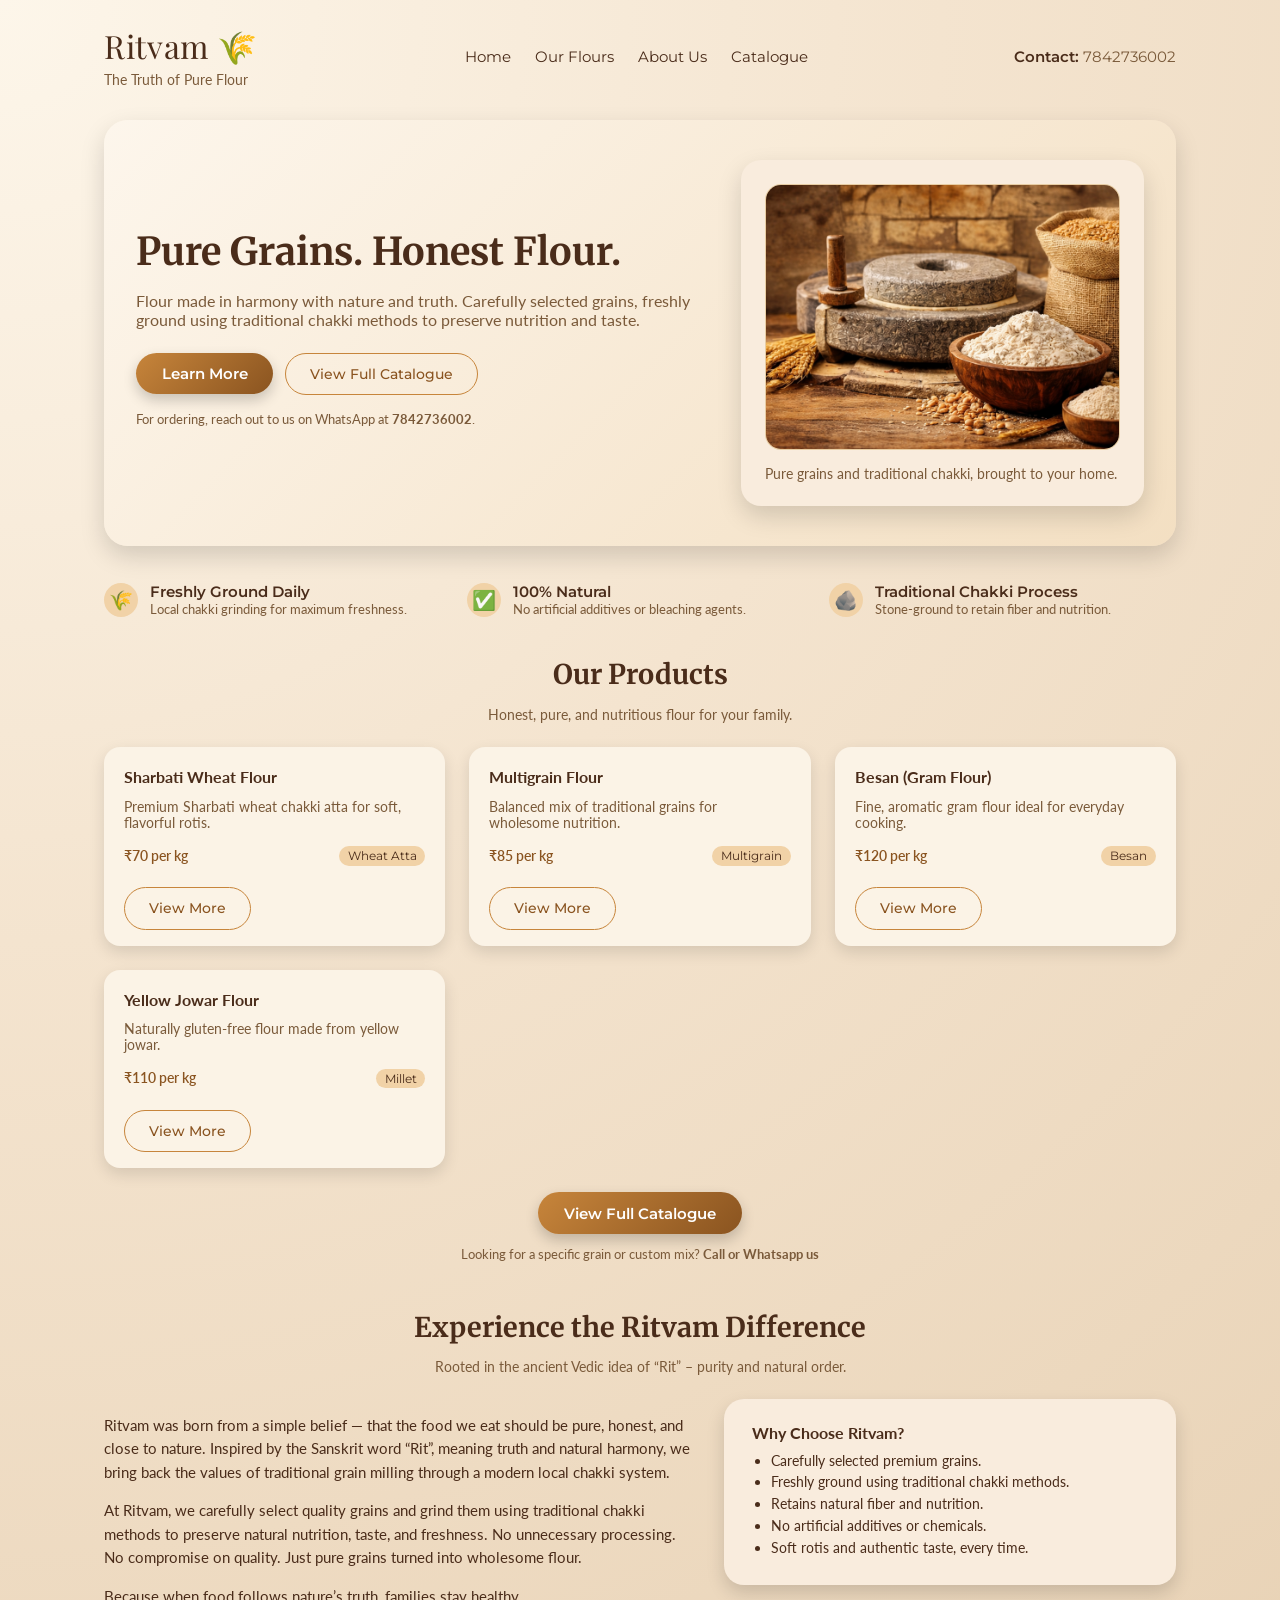
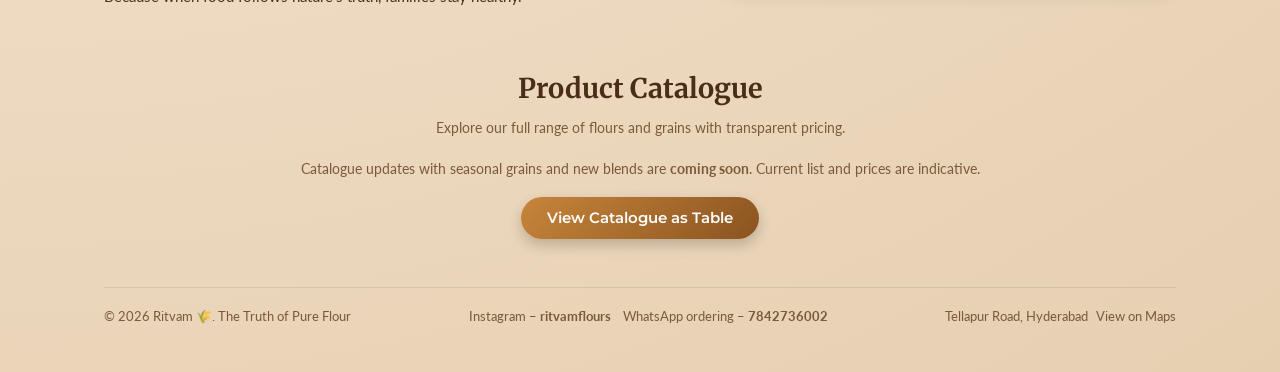
<file: index.html>
<!doctype html>
<html lang="en">
  <head>
    <meta charset="UTF-8" />
    <link rel="icon" type="image/svg+xml" href="./vite.svg" />
    <meta name="viewport" content="width=device-width, initial-scale=1.0" />
    <link rel="preconnect" href="https://fonts.googleapis.com" />
    <link rel="preconnect" href="https://fonts.gstatic.com" crossorigin />
    <link
      href="https://fonts.googleapis.com/css2?family=Playfair+Display:wght@500;700&family=Merriweather:wght@400;700&family=Lato:wght@300;400;700&family=Montserrat:wght@500;600&display=swap"
      rel="stylesheet"
    />
    <title>Ritvam – Pure Grains. Honest Flour.</title>
    <meta
      name="description"
      content="Ritvam brings pure, honest, traditionally stone-ground chakki flour made from carefully selected grains, preserving natural nutrition and taste."
    />
    <script type="module" crossorigin src="./assets/index-D8cEJMaC.js"></script>
    <link rel="stylesheet" crossorigin href="./assets/index-CeFpjI9e.css">
  </head>
  <body>
    <div id="root"></div>
  </body>
</html>
</file>
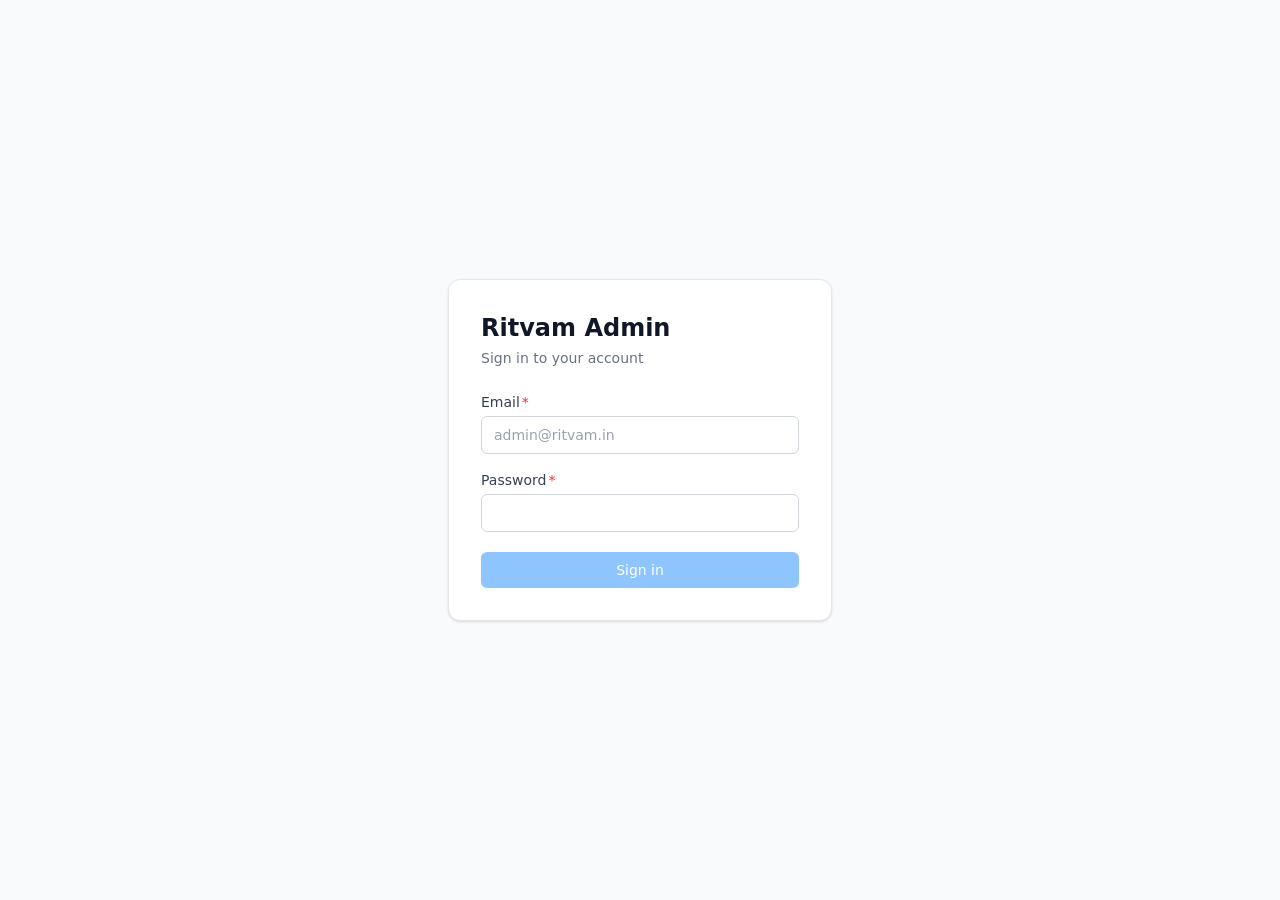
<file: admin-dashboard/index.html>
<!doctype html>
<html lang="en">
  <head>
    <meta charset="UTF-8" />
    <link rel="icon" type="image/svg+xml" href="icons.svg" />
    <meta name="viewport" content="width=device-width, initial-scale=1.0" />
    <title>Ritvam Admin</title>
    <script>
      (function () {
        var redirect = sessionStorage.getItem('adminRedirect');
        if (redirect) {
          sessionStorage.removeItem('adminRedirect');
          if (redirect !== location.href) {
            history.replaceState(null, '', redirect);
          }
        }
      })();
    </script>
    <script type="module" crossorigin src="/admin-dashboard/assets/index-BdEJa9Tj.js"></script>
    <link rel="stylesheet" crossorigin href="/admin-dashboard/assets/index-BsLX0lHU.css">
  </head>
  <body>
    <div id="root"></div>
  </body>
</html>
</file>
<file: assets/index-CeFpjI9e.css>
:root{--color-bg: #f4e4cf;--color-bg-light: #fbf3e6;--color-primary: #c7853b;--color-primary-dark: #8a5420;--color-text-main: #4a2c1a;--color-text-muted: #7a5a3a;--color-accent: #d7a15b;--shadow-soft: 0 10px 25px rgba(0, 0, 0, .15);--max-width: 1120px}*,*:before,*:after{box-sizing:border-box}body{margin:0;font-family:Lato,Open Sans,system-ui,-apple-system,BlinkMacSystemFont,Segoe UI,sans-serif;background-color:var(--color-bg);color:var(--color-text-main)}img{max-width:100%;display:block}a{color:inherit;text-decoration:none}button{font-family:inherit}.page{min-height:100vh;background:radial-gradient(circle at top left,#fdf6ea 0,#f4e4cf 40%,#e6cfb1)}.page-inner{max-width:var(--max-width);margin:0 auto;padding:1.5rem 1.5rem 3rem}.header{display:flex;align-items:center;justify-content:space-between;gap:1.5rem;margin-bottom:2rem}.brand{display:flex;flex-direction:column;gap:.25rem}.brand-title{font-family:Playfair Display,serif;font-size:2rem;letter-spacing:.02em}.brand-tagline{font-size:.9rem;color:var(--color-text-muted)}.nav{display:flex;align-items:center;gap:1.5rem;font-size:.95rem}.nav-link{cursor:pointer;position:relative}.nav-link:after{content:"";position:absolute;left:0;bottom:-.25rem;width:0;height:2px;background-color:var(--color-primary);transition:width .2s ease}.nav-link:hover:after{width:100%}.header-contact{font-weight:600;font-size:.95rem}.header-contact span{font-weight:400;color:var(--color-text-muted)}.hero{display:grid;grid-template-columns:minmax(0,1.4fr) minmax(0,1fr);gap:2.5rem;align-items:center;padding:2.5rem 2rem;background:linear-gradient(135deg,#fdf6ec,#f3dfc2);border-radius:1.5rem;box-shadow:var(--shadow-soft)}.hero-heading{font-family:Merriweather,Times New Roman,serif;font-size:2.4rem;margin:0 0 .75rem}.hero-subtitle{font-size:1rem;color:var(--color-text-muted);margin-bottom:1.5rem}.hero-cta-row{display:flex;flex-wrap:wrap;gap:.75rem;align-items:center;margin-bottom:1rem}.btn-primary{border:none;border-radius:999px;padding:.7rem 1.6rem;background:linear-gradient(135deg,var(--color-primary),var(--color-primary-dark));color:#fff;font-weight:600;font-size:.95rem;cursor:pointer;box-shadow:0 6px 14px #0003;transition:transform .1s ease,box-shadow .1s ease,background .2s ease}.btn-primary:hover{transform:translateY(-1px);box-shadow:0 10px 20px #00000038}.btn-secondary{border-radius:999px;padding:.7rem 1.5rem;border:1px solid var(--color-primary);background-color:transparent;color:var(--color-primary-dark);font-weight:500;cursor:pointer;font-size:.9rem;transition:background .15s ease,color .15s ease}.btn-secondary:hover{background-color:#c7853b1a}.hero-note{font-size:.82rem;color:var(--color-text-muted)}.hero-image-card{background-color:#f9ecdd;border-radius:1.25rem;padding:1.5rem;box-shadow:var(--shadow-soft);display:flex;flex-direction:column;gap:1rem}.hero-image-placeholder{border-radius:1rem;overflow:hidden;min-height:200px;aspect-ratio:4 / 3;background-color:#f5deb5;border:1px solid rgba(139,84,32,.12)}.hero-image-placeholder img{width:100%;height:100%;object-fit:cover;display:block;vertical-align:middle}.hero-image-caption{font-size:.85rem;color:var(--color-text-muted)}.feature-strip{display:flex;flex-wrap:wrap;justify-content:space-between;gap:1rem;margin:2.25rem 0 2.5rem}.feature-item{flex:1;min-width:160px;display:flex;align-items:center;gap:.75rem}.feature-icon{width:34px;height:34px;border-radius:50%;background-color:#f1d2a7;display:flex;align-items:center;justify-content:center;font-size:1.2rem}.feature-text-title{font-weight:600;font-size:.95rem}.feature-text-sub{font-size:.8rem;color:var(--color-text-muted)}.section{margin-bottom:3rem}.section-header{text-align:center;margin-bottom:1.5rem}.section-title{font-family:Merriweather,Times New Roman,serif;font-size:1.7rem;margin-bottom:.4rem}.section-subtitle{font-size:.9rem;color:var(--color-text-muted)}.products-grid{display:grid;grid-template-columns:repeat(3,minmax(0,1fr));gap:1.5rem}.product-card{background-color:var(--color-bg-light);border-radius:1rem;padding:1.25rem 1.25rem 1rem;box-shadow:0 6px 16px #0000001f;display:flex;flex-direction:column;gap:.6rem}.product-name{font-weight:700;margin-bottom:.2rem}.product-desc{font-size:.85rem;color:var(--color-text-muted)}.product-meta{display:flex;justify-content:space-between;align-items:center;font-size:.85rem;margin-top:.35rem}.product-price{font-weight:600;color:var(--color-primary-dark)}.product-tag{padding:.15rem .55rem;border-radius:999px;background-color:#f1d2a7;font-size:.75rem}.product-actions{margin-top:.75rem;display:flex;justify-content:space-between;align-items:center;gap:.5rem}.product-note{font-size:.75rem;color:var(--color-text-muted)}.story-layout{display:grid;grid-template-columns:minmax(0,1.3fr) minmax(0,1fr);gap:2rem;align-items:flex-start}.story-text{font-size:.92rem;line-height:1.6;color:var(--color-text-main)}.story-highlight{background-color:#f9ecdd;border-radius:1.25rem;padding:1.5rem 1.75rem;box-shadow:0 8px 18px #00000026}.story-highlight-title{font-weight:700;margin-bottom:.6rem}.story-list{padding-left:1.2rem;margin:.25rem 0 0;font-size:.9rem}.story-list li{margin-bottom:.3rem}.catalogue-intro{text-align:center;margin-bottom:1.25rem;font-size:.9rem;color:var(--color-text-muted)}.catalogue-actions{display:flex;justify-content:center;gap:1rem}.catalogue-note{font-size:.8rem;color:var(--color-text-muted);text-align:center;margin-top:.75rem}.modal-backdrop{position:fixed;inset:0;background-color:#00000080;display:flex;align-items:center;justify-content:center;padding:1.5rem;z-index:50}.modal{background-color:#fffaf1;max-width:720px;width:100%;max-height:80vh;border-radius:1.25rem;box-shadow:var(--shadow-soft);display:flex;flex-direction:column}.modal-header{padding:1.1rem 1.4rem;border-bottom:1px solid rgba(0,0,0,.06);display:flex;align-items:center;justify-content:space-between;gap:1rem}.modal-title{font-weight:700}.nav,.nav-link,.header-contact,.btn-primary,.btn-secondary,.feature-text-title,.product-tag,.badge-coming-soon,.badge-available,.catalogue-table th,.catalogue-table td{font-family:Montserrat,system-ui,-apple-system,BlinkMacSystemFont,Segoe UI,sans-serif}.modal-close{border:none;background:transparent;font-size:1.1rem;cursor:pointer}.modal-body{padding:.5rem 1.4rem 1.25rem;overflow:auto}.catalogue-table{width:100%;border-collapse:collapse;font-size:.85rem}.catalogue-table th,.catalogue-table td{padding:.55rem .4rem;text-align:left}.catalogue-table thead{position:sticky;top:0;background-color:#f3dfc2}.catalogue-table tbody tr:nth-child(2n){background-color:#f9ecdd}.badge-coming-soon{padding:.15rem .55rem;border-radius:999px;background-color:#f7d1c1;color:#8a3a1a;font-size:.75rem}.badge-available{padding:.15rem .55rem;border-radius:999px;background-color:#d1f2c7;color:#2f6b25;font-size:.75rem}.footer{border-top:1px solid rgba(0,0,0,.08);padding-top:1.25rem;font-size:.8rem;color:var(--color-text-muted);display:flex;flex-wrap:wrap;gap:.75rem;justify-content:space-between}.footer-links{display:flex;gap:.75rem}@media(max-width:900px){.hero,.story-layout{grid-template-columns:minmax(0,1fr)}.page-inner{padding-inline:1.25rem}.products-grid{grid-template-columns:repeat(2,minmax(0,1fr))}}@media(max-width:640px){.header{flex-direction:column;align-items:flex-start}.nav{flex-wrap:wrap;justify-content:flex-start}.hero{padding:1.75rem 1.4rem}.hero-heading{font-size:2rem}.feature-strip{flex-direction:column}.products-grid{grid-template-columns:minmax(0,1fr)}}
</file>
<file: admin-dashboard/assets/index-BsLX0lHU.css>
/*! tailwindcss v4.3.0 | MIT License | https://tailwindcss.com */
@layer properties{@supports (((-webkit-hyphens:none)) and (not (margin-trim:inline))) or ((-moz-orient:inline) and (not (color:rgb(from red r g b)))){*,:before,:after,::backdrop{--tw-rotate-x:initial;--tw-rotate-y:initial;--tw-rotate-z:initial;--tw-skew-x:initial;--tw-skew-y:initial;--tw-space-y-reverse:0;--tw-divide-y-reverse:0;--tw-border-style:solid;--tw-leading:initial;--tw-font-weight:initial;--tw-tracking:initial;--tw-shadow:0 0 #0000;--tw-shadow-color:initial;--tw-shadow-alpha:100%;--tw-inset-shadow:0 0 #0000;--tw-inset-shadow-color:initial;--tw-inset-shadow-alpha:100%;--tw-ring-color:initial;--tw-ring-shadow:0 0 #0000;--tw-inset-ring-color:initial;--tw-inset-ring-shadow:0 0 #0000;--tw-ring-inset:initial;--tw-ring-offset-width:0px;--tw-ring-offset-color:#fff;--tw-ring-offset-shadow:0 0 #0000;--tw-outline-style:solid;--tw-blur:initial;--tw-brightness:initial;--tw-contrast:initial;--tw-grayscale:initial;--tw-hue-rotate:initial;--tw-invert:initial;--tw-opacity:initial;--tw-saturate:initial;--tw-sepia:initial;--tw-drop-shadow:initial;--tw-drop-shadow-color:initial;--tw-drop-shadow-alpha:100%;--tw-drop-shadow-size:initial;--tw-backdrop-blur:initial;--tw-backdrop-brightness:initial;--tw-backdrop-contrast:initial;--tw-backdrop-grayscale:initial;--tw-backdrop-hue-rotate:initial;--tw-backdrop-invert:initial;--tw-backdrop-opacity:initial;--tw-backdrop-saturate:initial;--tw-backdrop-sepia:initial;--tw-scale-x:1;--tw-scale-y:1;--tw-scale-z:1}}}@layer theme{:root,:host{--font-sans:ui-sans-serif, system-ui, sans-serif, "Apple Color Emoji", "Segoe UI Emoji", "Segoe UI Symbol", "Noto Color Emoji";--font-mono:ui-monospace, SFMono-Regular, Menlo, Monaco, Consolas, "Liberation Mono", "Courier New", monospace;--color-red-50:oklch(97.1% .013 17.38);--color-red-100:oklch(93.6% .032 17.717);--color-red-200:oklch(88.5% .062 18.334);--color-red-400:oklch(70.4% .191 22.216);--color-red-500:oklch(63.7% .237 25.331);--color-red-600:oklch(57.7% .245 27.325);--color-red-700:oklch(50.5% .213 27.518);--color-orange-50:oklch(98% .016 73.684);--color-orange-600:oklch(64.6% .222 41.116);--color-amber-100:oklch(96.2% .059 95.617);--color-amber-600:oklch(66.6% .179 58.318);--color-amber-800:oklch(47.3% .137 46.201);--color-yellow-50:oklch(98.7% .026 102.212);--color-yellow-100:oklch(97.3% .071 103.193);--color-yellow-600:oklch(68.1% .162 75.834);--color-yellow-700:oklch(55.4% .135 66.442);--color-green-50:oklch(98.2% .018 155.826);--color-green-100:oklch(96.2% .044 156.743);--color-green-600:oklch(62.7% .194 149.214);--color-green-700:oklch(52.7% .154 150.069);--color-blue-50:oklch(97% .014 254.604);--color-blue-100:oklch(93.2% .032 255.585);--color-blue-200:oklch(88.2% .059 254.128);--color-blue-300:oklch(80.9% .105 251.813);--color-blue-400:oklch(70.7% .165 254.624);--color-blue-500:oklch(62.3% .214 259.815);--color-blue-600:oklch(54.6% .245 262.881);--color-blue-700:oklch(48.8% .243 264.376);--color-indigo-50:oklch(96.2% .018 272.314);--color-indigo-600:oklch(51.1% .262 276.966);--color-gray-50:oklch(98.5% .002 247.839);--color-gray-100:oklch(96.7% .003 264.542);--color-gray-200:oklch(92.8% .006 264.531);--color-gray-300:oklch(87.2% .01 258.338);--color-gray-400:oklch(70.7% .022 261.325);--color-gray-500:oklch(55.1% .027 264.364);--color-gray-600:oklch(44.6% .03 256.802);--color-gray-700:oklch(37.3% .034 259.733);--color-gray-800:oklch(27.8% .033 256.848);--color-gray-900:oklch(21% .034 264.665);--color-black:#000;--color-white:#fff;--spacing:.25rem;--container-sm:24rem;--container-md:28rem;--container-lg:32rem;--container-2xl:42rem;--container-7xl:80rem;--text-xs:.75rem;--text-xs--line-height:calc(1 / .75);--text-sm:.875rem;--text-sm--line-height:calc(1.25 / .875);--text-base:1rem;--text-base--line-height:calc(1.5 / 1);--text-lg:1.125rem;--text-lg--line-height:calc(1.75 / 1.125);--text-xl:1.25rem;--text-xl--line-height:calc(1.75 / 1.25);--text-2xl:1.5rem;--text-2xl--line-height:calc(2 / 1.5);--font-weight-normal:400;--font-weight-medium:500;--font-weight-semibold:600;--font-weight-bold:700;--tracking-wide:.025em;--tracking-wider:.05em;--leading-relaxed:1.625;--radius-md:.375rem;--radius-lg:.5rem;--radius-xl:.75rem;--radius-2xl:1rem;--animate-spin:spin 1s linear infinite;--animate-pulse:pulse 2s cubic-bezier(.4, 0, .6, 1) infinite;--blur-sm:8px;--default-transition-duration:.15s;--default-transition-timing-function:cubic-bezier(.4, 0, .2, 1);--default-font-family:var(--font-sans);--default-mono-font-family:var(--font-mono)}}@layer base{*,:after,:before,::backdrop{box-sizing:border-box;border:0 solid;margin:0;padding:0}::file-selector-button{box-sizing:border-box;border:0 solid;margin:0;padding:0}html,:host{-webkit-text-size-adjust:100%;tab-size:4;line-height:1.5;font-family:var(--default-font-family,ui-sans-serif, system-ui, sans-serif, "Apple Color Emoji", "Segoe UI Emoji", "Segoe UI Symbol", "Noto Color Emoji");font-feature-settings:var(--default-font-feature-settings,normal);font-variation-settings:var(--default-font-variation-settings,normal);-webkit-tap-highlight-color:transparent}hr{height:0;color:inherit;border-top-width:1px}abbr:where([title]){-webkit-text-decoration:underline dotted;text-decoration:underline dotted}h1,h2,h3,h4,h5,h6{font-size:inherit;font-weight:inherit}a{color:inherit;-webkit-text-decoration:inherit;-webkit-text-decoration:inherit;-webkit-text-decoration:inherit;-webkit-text-decoration:inherit;text-decoration:inherit}b,strong{font-weight:bolder}code,kbd,samp,pre{font-family:var(--default-mono-font-family,ui-monospace, SFMono-Regular, Menlo, Monaco, Consolas, "Liberation Mono", "Courier New", monospace);font-feature-settings:var(--default-mono-font-feature-settings,normal);font-variation-settings:var(--default-mono-font-variation-settings,normal);font-size:1em}small{font-size:80%}sub,sup{vertical-align:baseline;font-size:75%;line-height:0;position:relative}sub{bottom:-.25em}sup{top:-.5em}table{text-indent:0;border-color:inherit;border-collapse:collapse}:-moz-focusring{outline:auto}progress{vertical-align:baseline}summary{display:list-item}ol,ul,menu{list-style:none}img,svg,video,canvas,audio,iframe,embed,object{vertical-align:middle;display:block}img,video{max-width:100%;height:auto}button,input,select,optgroup,textarea{font:inherit;font-feature-settings:inherit;font-variation-settings:inherit;letter-spacing:inherit;color:inherit;opacity:1;background-color:#0000;border-radius:0}::file-selector-button{font:inherit;font-feature-settings:inherit;font-variation-settings:inherit;letter-spacing:inherit;color:inherit;opacity:1;background-color:#0000;border-radius:0}:where(select:is([multiple],[size])) optgroup{font-weight:bolder}:where(select:is([multiple],[size])) optgroup option{padding-inline-start:20px}::file-selector-button{margin-inline-end:4px}::placeholder{opacity:1}@supports (not ((-webkit-appearance:-apple-pay-button))) or (contain-intrinsic-size:1px){::placeholder{color:currentColor}@supports (color:color-mix(in lab, red, red)){::placeholder{color:color-mix(in oklab, currentcolor 50%, transparent)}}}textarea{resize:vertical}::-webkit-search-decoration{-webkit-appearance:none}::-webkit-date-and-time-value{min-height:1lh;text-align:inherit}::-webkit-datetime-edit{display:inline-flex}::-webkit-datetime-edit-fields-wrapper{padding:0}::-webkit-datetime-edit{padding-block:0}::-webkit-datetime-edit-year-field{padding-block:0}::-webkit-datetime-edit-month-field{padding-block:0}::-webkit-datetime-edit-day-field{padding-block:0}::-webkit-datetime-edit-hour-field{padding-block:0}::-webkit-datetime-edit-minute-field{padding-block:0}::-webkit-datetime-edit-second-field{padding-block:0}::-webkit-datetime-edit-millisecond-field{padding-block:0}::-webkit-datetime-edit-meridiem-field{padding-block:0}::-webkit-calendar-picker-indicator{line-height:1}:-moz-ui-invalid{box-shadow:none}button,input:where([type=button],[type=reset],[type=submit]){appearance:button}::file-selector-button{appearance:button}::-webkit-inner-spin-button{height:auto}::-webkit-outer-spin-button{height:auto}[hidden]:where(:not([hidden=until-found])){display:none!important}:root{--radius:.5rem;--background:0 0% 100%;--foreground:222.2 84% 4.9%;--card:0 0% 100%;--card-foreground:222.2 84% 4.9%;--popover:0 0% 100%;--popover-foreground:222.2 84% 4.9%;--primary:221.2 83.2% 53.3%;--primary-foreground:210 40% 98%;--secondary:210 40% 96.1%;--secondary-foreground:222.2 47.4% 11.2%;--muted:210 40% 96.1%;--muted-foreground:215.4 16.3% 46.9%;--accent:210 40% 96.1%;--accent-foreground:222.2 47.4% 11.2%;--destructive:0 84.2% 60.2%;--destructive-foreground:210 40% 98%;--border:214.3 31.8% 91.4%;--input:214.3 31.8% 91.4%;--ring:221.2 83.2% 53.3%;--sidebar-width:240px}*{box-sizing:border-box;border-color:hsl(var(--border))}body{background-color:hsl(var(--background));color:hsl(var(--foreground));-webkit-font-smoothing:antialiased;-moz-osx-font-smoothing:grayscale;-webkit-tap-highlight-color:transparent;touch-action:manipulation;margin:0;font-family:system-ui,-apple-system,BlinkMacSystemFont,Segoe UI,sans-serif;overflow-x:clip}#root{min-height:100svh}}@layer components;@layer utilities{.visible{visibility:visible}.absolute{position:absolute}.fixed{position:fixed}.relative{position:relative}.sticky{position:sticky}.inset-0{inset:calc(var(--spacing) * 0)}.inset-x-0{inset-inline:calc(var(--spacing) * 0)}.inset-y-0{inset-block:calc(var(--spacing) * 0)}.top-0{top:calc(var(--spacing) * 0)}.right-4{right:calc(var(--spacing) * 4)}.bottom-0{bottom:calc(var(--spacing) * 0)}.bottom-\[calc\(4\.5rem\+env\(safe-area-inset-bottom\)\)\]{bottom:calc(4.5rem + env(safe-area-inset-bottom))}.left-0{left:calc(var(--spacing) * 0)}.z-10{z-index:10}.z-20{z-index:20}.z-30{z-index:30}.z-40{z-index:40}.z-50{z-index:50}.mx-auto{margin-inline:auto}.mt-0\.5{margin-top:calc(var(--spacing) * .5)}.mt-1{margin-top:calc(var(--spacing) * 1)}.mt-1\.5{margin-top:calc(var(--spacing) * 1.5)}.mt-2{margin-top:calc(var(--spacing) * 2)}.mt-3{margin-top:calc(var(--spacing) * 3)}.-mb-px{margin-bottom:-1px}.mb-1{margin-bottom:calc(var(--spacing) * 1)}.mb-2{margin-bottom:calc(var(--spacing) * 2)}.mb-3{margin-bottom:calc(var(--spacing) * 3)}.mb-6{margin-bottom:calc(var(--spacing) * 6)}.ml-0\.5{margin-left:calc(var(--spacing) * .5)}.ml-2{margin-left:calc(var(--spacing) * 2)}.flex{display:flex}.grid{display:grid}.hidden{display:none}.inline-flex{display:inline-flex}.table{display:table}.h-1\.5{height:calc(var(--spacing) * 1.5)}.h-3{height:calc(var(--spacing) * 3)}.h-3\.5{height:calc(var(--spacing) * 3.5)}.h-4{height:calc(var(--spacing) * 4)}.h-5{height:calc(var(--spacing) * 5)}.h-8{height:calc(var(--spacing) * 8)}.h-64{height:calc(var(--spacing) * 64)}.h-\[100dvh\]{height:100dvh}.h-full{height:100%}.h-svh{height:100svh}.max-h-40{max-height:calc(var(--spacing) * 40)}.max-h-\[60vh\]{max-height:60vh}.max-h-\[80svh\]{max-height:80svh}.min-h-\[3\.25rem\]{min-height:3.25rem}.min-h-\[36px\]{min-height:36px}.min-h-\[44px\]{min-height:44px}.min-h-\[48px\]{min-height:48px}.min-h-svh{min-height:100svh}.w-1\/2{width:50%}.w-2\/3{width:66.6667%}.w-3{width:calc(var(--spacing) * 3)}.w-3\.5{width:calc(var(--spacing) * 3.5)}.w-4{width:calc(var(--spacing) * 4)}.w-5{width:calc(var(--spacing) * 5)}.w-8{width:calc(var(--spacing) * 8)}.w-28{width:calc(var(--spacing) * 28)}.w-48{width:calc(var(--spacing) * 48)}.w-60{width:calc(var(--spacing) * 60)}.w-auto{width:auto}.w-full{width:100%}.max-w-2xl{max-width:var(--container-2xl)}.max-w-7xl{max-width:var(--container-7xl)}.max-w-full{max-width:100%}.max-w-lg{max-width:var(--container-lg)}.max-w-md{max-width:var(--container-md)}.max-w-sm{max-width:var(--container-sm)}.min-w-0{min-width:calc(var(--spacing) * 0)}.min-w-\[44px\]{min-width:44px}.min-w-full{min-width:100%}.flex-1{flex:1}.flex-shrink-0,.shrink-0{flex-shrink:0}.transform{transform:var(--tw-rotate-x,) var(--tw-rotate-y,) var(--tw-rotate-z,) var(--tw-skew-x,) var(--tw-skew-y,)}.animate-pulse{animation:var(--animate-pulse)}.animate-spin{animation:var(--animate-spin)}.cursor-pointer{cursor:pointer}.grid-cols-1{grid-template-columns:repeat(1,minmax(0,1fr))}.grid-cols-2{grid-template-columns:repeat(2,minmax(0,1fr))}.grid-cols-4{grid-template-columns:repeat(4,minmax(0,1fr))}.flex-col{flex-direction:column}.flex-wrap{flex-wrap:wrap}.items-center{align-items:center}.items-end{align-items:flex-end}.items-start{align-items:flex-start}.items-stretch{align-items:stretch}.justify-between{justify-content:space-between}.justify-center{justify-content:center}.justify-end{justify-content:flex-end}.gap-0\.5{gap:calc(var(--spacing) * .5)}.gap-1{gap:calc(var(--spacing) * 1)}.gap-1\.5{gap:calc(var(--spacing) * 1.5)}.gap-2{gap:calc(var(--spacing) * 2)}.gap-3{gap:calc(var(--spacing) * 3)}.gap-4{gap:calc(var(--spacing) * 4)}.gap-6{gap:calc(var(--spacing) * 6)}:where(.space-y-0\.5>:not(:last-child)){--tw-space-y-reverse:0;margin-block-start:calc(calc(var(--spacing) * .5) * var(--tw-space-y-reverse));margin-block-end:calc(calc(var(--spacing) * .5) * calc(1 - var(--tw-space-y-reverse)))}:where(.space-y-1>:not(:last-child)){--tw-space-y-reverse:0;margin-block-start:calc(calc(var(--spacing) * 1) * var(--tw-space-y-reverse));margin-block-end:calc(calc(var(--spacing) * 1) * calc(1 - var(--tw-space-y-reverse)))}:where(.space-y-2>:not(:last-child)){--tw-space-y-reverse:0;margin-block-start:calc(calc(var(--spacing) * 2) * var(--tw-space-y-reverse));margin-block-end:calc(calc(var(--spacing) * 2) * calc(1 - var(--tw-space-y-reverse)))}:where(.space-y-3>:not(:last-child)){--tw-space-y-reverse:0;margin-block-start:calc(calc(var(--spacing) * 3) * var(--tw-space-y-reverse));margin-block-end:calc(calc(var(--spacing) * 3) * calc(1 - var(--tw-space-y-reverse)))}:where(.space-y-4>:not(:last-child)){--tw-space-y-reverse:0;margin-block-start:calc(calc(var(--spacing) * 4) * var(--tw-space-y-reverse));margin-block-end:calc(calc(var(--spacing) * 4) * calc(1 - var(--tw-space-y-reverse)))}:where(.space-y-5>:not(:last-child)){--tw-space-y-reverse:0;margin-block-start:calc(calc(var(--spacing) * 5) * var(--tw-space-y-reverse));margin-block-end:calc(calc(var(--spacing) * 5) * calc(1 - var(--tw-space-y-reverse)))}:where(.space-y-6>:not(:last-child)){--tw-space-y-reverse:0;margin-block-start:calc(calc(var(--spacing) * 6) * var(--tw-space-y-reverse));margin-block-end:calc(calc(var(--spacing) * 6) * calc(1 - var(--tw-space-y-reverse)))}:where(.divide-y>:not(:last-child)){--tw-divide-y-reverse:0;border-bottom-style:var(--tw-border-style);border-top-style:var(--tw-border-style);border-top-width:calc(1px * var(--tw-divide-y-reverse));border-bottom-width:calc(1px * calc(1 - var(--tw-divide-y-reverse)))}:where(.divide-gray-100>:not(:last-child)){border-color:var(--color-gray-100)}:where(.divide-gray-200>:not(:last-child)){border-color:var(--color-gray-200)}.truncate{text-overflow:ellipsis;white-space:nowrap;overflow:hidden}.overflow-hidden{overflow:hidden}.overflow-x-auto{overflow-x:auto}.overflow-y-auto{overflow-y:auto}.overscroll-contain{overscroll-behavior:contain}.rounded{border-radius:.25rem}.rounded-full{border-radius:3.40282e38px}.rounded-lg{border-radius:var(--radius-lg)}.rounded-md{border-radius:var(--radius-md)}.rounded-xl{border-radius:var(--radius-xl)}.rounded-t-2xl{border-top-left-radius:var(--radius-2xl);border-top-right-radius:var(--radius-2xl)}.border{border-style:var(--tw-border-style);border-width:1px}.border-4{border-style:var(--tw-border-style);border-width:4px}.border-t{border-top-style:var(--tw-border-style);border-top-width:1px}.border-r{border-right-style:var(--tw-border-style);border-right-width:1px}.border-b{border-bottom-style:var(--tw-border-style);border-bottom-width:1px}.border-b-2{border-bottom-style:var(--tw-border-style);border-bottom-width:2px}.border-blue-100{border-color:var(--color-blue-100)}.border-blue-200{border-color:var(--color-blue-200)}.border-blue-300{border-color:var(--color-blue-300)}.border-blue-600{border-color:var(--color-blue-600)}.border-gray-100{border-color:var(--color-gray-100)}.border-gray-200{border-color:var(--color-gray-200)}.border-gray-300{border-color:var(--color-gray-300)}.border-red-200{border-color:var(--color-red-200)}.border-red-400{border-color:var(--color-red-400)}.border-transparent{border-color:#0000}.border-t-blue-400{border-top-color:var(--color-blue-400)}.border-t-transparent{border-top-color:#0000}.bg-amber-100{background-color:var(--color-amber-100)}.bg-black\/30{background-color:#0000004d}@supports (color:color-mix(in lab, red, red)){.bg-black\/30{background-color:color-mix(in oklab, var(--color-black) 30%, transparent)}}.bg-black\/40{background-color:#0006}@supports (color:color-mix(in lab, red, red)){.bg-black\/40{background-color:color-mix(in oklab, var(--color-black) 40%, transparent)}}.bg-blue-50{background-color:var(--color-blue-50)}.bg-blue-50\/50{background-color:#eff6ff80}@supports (color:color-mix(in lab, red, red)){.bg-blue-50\/50{background-color:color-mix(in oklab, var(--color-blue-50) 50%, transparent)}}.bg-blue-100{background-color:var(--color-blue-100)}.bg-blue-300{background-color:var(--color-blue-300)}.bg-blue-500\/10{background-color:#3080ff1a}@supports (color:color-mix(in lab, red, red)){.bg-blue-500\/10{background-color:color-mix(in oklab, var(--color-blue-500) 10%, transparent)}}.bg-blue-600{background-color:var(--color-blue-600)}.bg-gray-50{background-color:var(--color-gray-50)}.bg-gray-50\/80{background-color:#f9fafbcc}@supports (color:color-mix(in lab, red, red)){.bg-gray-50\/80{background-color:color-mix(in oklab, var(--color-gray-50) 80%, transparent)}}.bg-gray-100{background-color:var(--color-gray-100)}.bg-gray-200{background-color:var(--color-gray-200)}.bg-green-50{background-color:var(--color-green-50)}.bg-green-100{background-color:var(--color-green-100)}.bg-indigo-50{background-color:var(--color-indigo-50)}.bg-orange-50{background-color:var(--color-orange-50)}.bg-red-50{background-color:var(--color-red-50)}.bg-red-100{background-color:var(--color-red-100)}.bg-red-600{background-color:var(--color-red-600)}.bg-white{background-color:var(--color-white)}.bg-white\/95{background-color:#fffffff2}@supports (color:color-mix(in lab, red, red)){.bg-white\/95{background-color:color-mix(in oklab, var(--color-white) 95%, transparent)}}.bg-yellow-50{background-color:var(--color-yellow-50)}.bg-yellow-100{background-color:var(--color-yellow-100)}.p-0\.5{padding:calc(var(--spacing) * .5)}.p-2\.5{padding:calc(var(--spacing) * 2.5)}.p-3{padding:calc(var(--spacing) * 3)}.p-4{padding:calc(var(--spacing) * 4)}.p-5{padding:calc(var(--spacing) * 5)}.p-8{padding:calc(var(--spacing) * 8)}.px-1\.5{padding-inline:calc(var(--spacing) * 1.5)}.px-2\.5{padding-inline:calc(var(--spacing) * 2.5)}.px-3{padding-inline:calc(var(--spacing) * 3)}.px-4{padding-inline:calc(var(--spacing) * 4)}.px-5{padding-inline:calc(var(--spacing) * 5)}.py-0\.5{padding-block:calc(var(--spacing) * .5)}.py-1{padding-block:calc(var(--spacing) * 1)}.py-1\.5{padding-block:calc(var(--spacing) * 1.5)}.py-2{padding-block:calc(var(--spacing) * 2)}.py-2\.5{padding-block:calc(var(--spacing) * 2.5)}.py-3{padding-block:calc(var(--spacing) * 3)}.py-3\.5{padding-block:calc(var(--spacing) * 3.5)}.py-4{padding-block:calc(var(--spacing) * 4)}.py-6{padding-block:calc(var(--spacing) * 6)}.py-8{padding-block:calc(var(--spacing) * 8)}.py-10{padding-block:calc(var(--spacing) * 10)}.py-12{padding-block:calc(var(--spacing) * 12)}.pt-1{padding-top:calc(var(--spacing) * 1)}.pt-2{padding-top:calc(var(--spacing) * 2)}.pt-3{padding-top:calc(var(--spacing) * 3)}.pt-4{padding-top:calc(var(--spacing) * 4)}.pt-\[max\(0\.75rem\,env\(safe-area-inset-top\)\)\]{padding-top:max(.75rem, env(safe-area-inset-top))}.pt-\[max\(1rem\,env\(safe-area-inset-top\)\)\]{padding-top:max(1rem, env(safe-area-inset-top))}.pb-24{padding-bottom:calc(var(--spacing) * 24)}.pb-\[calc\(4\.5rem\+env\(safe-area-inset-bottom\)\)\]{padding-bottom:calc(4.5rem + env(safe-area-inset-bottom))}.pb-\[env\(safe-area-inset-bottom\)\]{padding-bottom:env(safe-area-inset-bottom)}.pb-\[max\(0\.75rem\,env\(safe-area-inset-bottom\)\)\]{padding-bottom:max(.75rem, env(safe-area-inset-bottom))}.text-center{text-align:center}.text-left{text-align:left}.text-right{text-align:right}.font-mono{font-family:var(--font-mono)}.text-2xl{font-size:var(--text-2xl);line-height:var(--tw-leading,var(--text-2xl--line-height))}.text-base{font-size:var(--text-base);line-height:var(--tw-leading,var(--text-base--line-height))}.text-lg{font-size:var(--text-lg);line-height:var(--tw-leading,var(--text-lg--line-height))}.text-sm{font-size:var(--text-sm);line-height:var(--tw-leading,var(--text-sm--line-height))}.text-xl{font-size:var(--text-xl);line-height:var(--tw-leading,var(--text-xl--line-height))}.text-xs{font-size:var(--text-xs);line-height:var(--tw-leading,var(--text-xs--line-height))}.text-\[10px\]{font-size:10px}.text-\[11px\]{font-size:11px}.leading-relaxed{--tw-leading:var(--leading-relaxed);line-height:var(--leading-relaxed)}.font-bold{--tw-font-weight:var(--font-weight-bold);font-weight:var(--font-weight-bold)}.font-medium{--tw-font-weight:var(--font-weight-medium);font-weight:var(--font-weight-medium)}.font-normal{--tw-font-weight:var(--font-weight-normal);font-weight:var(--font-weight-normal)}.font-semibold{--tw-font-weight:var(--font-weight-semibold);font-weight:var(--font-weight-semibold)}.tracking-wide{--tw-tracking:var(--tracking-wide);letter-spacing:var(--tracking-wide)}.tracking-wider{--tw-tracking:var(--tracking-wider);letter-spacing:var(--tracking-wider)}.whitespace-nowrap{white-space:nowrap}.text-amber-600{color:var(--color-amber-600)}.text-amber-800{color:var(--color-amber-800)}.text-blue-600{color:var(--color-blue-600)}.text-blue-700{color:var(--color-blue-700)}.text-gray-300{color:var(--color-gray-300)}.text-gray-400{color:var(--color-gray-400)}.text-gray-500{color:var(--color-gray-500)}.text-gray-600{color:var(--color-gray-600)}.text-gray-700{color:var(--color-gray-700)}.text-gray-800{color:var(--color-gray-800)}.text-gray-900{color:var(--color-gray-900)}.text-green-600{color:var(--color-green-600)}.text-green-700{color:var(--color-green-700)}.text-indigo-600{color:var(--color-indigo-600)}.text-orange-600{color:var(--color-orange-600)}.text-red-500{color:var(--color-red-500)}.text-red-600{color:var(--color-red-600)}.text-white{color:var(--color-white)}.text-yellow-600{color:var(--color-yellow-600)}.text-yellow-700{color:var(--color-yellow-700)}.uppercase{text-transform:uppercase}.opacity-25{opacity:.25}.opacity-40{opacity:.4}.opacity-75{opacity:.75}.shadow-lg{--tw-shadow:0 10px 15px -3px var(--tw-shadow-color,#0000001a), 0 4px 6px -4px var(--tw-shadow-color,#0000001a);box-shadow:var(--tw-inset-shadow), var(--tw-inset-ring-shadow), var(--tw-ring-offset-shadow), var(--tw-ring-shadow), var(--tw-shadow)}.shadow-md{--tw-shadow:0 4px 6px -1px var(--tw-shadow-color,#0000001a), 0 2px 4px -2px var(--tw-shadow-color,#0000001a);box-shadow:var(--tw-inset-shadow), var(--tw-inset-ring-shadow), var(--tw-ring-offset-shadow), var(--tw-ring-shadow), var(--tw-shadow)}.shadow-sm{--tw-shadow:0 1px 3px 0 var(--tw-shadow-color,#0000001a), 0 1px 2px -1px var(--tw-shadow-color,#0000001a);box-shadow:var(--tw-inset-shadow), var(--tw-inset-ring-shadow), var(--tw-ring-offset-shadow), var(--tw-ring-shadow), var(--tw-shadow)}.shadow-xl{--tw-shadow:0 20px 25px -5px var(--tw-shadow-color,#0000001a), 0 8px 10px -6px var(--tw-shadow-color,#0000001a);box-shadow:var(--tw-inset-shadow), var(--tw-inset-ring-shadow), var(--tw-ring-offset-shadow), var(--tw-ring-shadow), var(--tw-shadow)}.ring-2{--tw-ring-shadow:var(--tw-ring-inset,) 0 0 0 calc(2px + var(--tw-ring-offset-width)) var(--tw-ring-color,currentcolor);box-shadow:var(--tw-inset-shadow), var(--tw-inset-ring-shadow), var(--tw-ring-offset-shadow), var(--tw-ring-shadow), var(--tw-shadow)}.shadow-blue-600\/30{--tw-shadow-color:#155dfc4d}@supports (color:color-mix(in lab, red, red)){.shadow-blue-600\/30{--tw-shadow-color:color-mix(in oklab, color-mix(in oklab, var(--color-blue-600) 30%, transparent) var(--tw-shadow-alpha), transparent)}}.ring-blue-200{--tw-ring-color:var(--color-blue-200)}.ring-offset-1{--tw-ring-offset-width:1px;--tw-ring-offset-shadow:var(--tw-ring-inset,) 0 0 0 var(--tw-ring-offset-width) var(--tw-ring-offset-color)}.outline{outline-style:var(--tw-outline-style);outline-width:1px}.filter{filter:var(--tw-blur,) var(--tw-brightness,) var(--tw-contrast,) var(--tw-grayscale,) var(--tw-hue-rotate,) var(--tw-invert,) var(--tw-saturate,) var(--tw-sepia,) var(--tw-drop-shadow,)}.backdrop-blur-sm{--tw-backdrop-blur:blur(var(--blur-sm));-webkit-backdrop-filter:var(--tw-backdrop-blur,) var(--tw-backdrop-brightness,) var(--tw-backdrop-contrast,) var(--tw-backdrop-grayscale,) var(--tw-backdrop-hue-rotate,) var(--tw-backdrop-invert,) var(--tw-backdrop-opacity,) var(--tw-backdrop-saturate,) var(--tw-backdrop-sepia,);backdrop-filter:var(--tw-backdrop-blur,) var(--tw-backdrop-brightness,) var(--tw-backdrop-contrast,) var(--tw-backdrop-grayscale,) var(--tw-backdrop-hue-rotate,) var(--tw-backdrop-invert,) var(--tw-backdrop-opacity,) var(--tw-backdrop-saturate,) var(--tw-backdrop-sepia,)}.transition{transition-property:color,background-color,border-color,outline-color,text-decoration-color,fill,stroke,--tw-gradient-from,--tw-gradient-via,--tw-gradient-to,opacity,box-shadow,transform,translate,scale,rotate,filter,-webkit-backdrop-filter,backdrop-filter,display,content-visibility,overlay,pointer-events;transition-timing-function:var(--tw-ease,var(--default-transition-timing-function));transition-duration:var(--tw-duration,var(--default-transition-duration))}.transition-all{transition-property:all;transition-timing-function:var(--tw-ease,var(--default-transition-timing-function));transition-duration:var(--tw-duration,var(--default-transition-duration))}.transition-colors{transition-property:color,background-color,border-color,outline-color,text-decoration-color,fill,stroke,--tw-gradient-from,--tw-gradient-via,--tw-gradient-to;transition-timing-function:var(--tw-ease,var(--default-transition-timing-function));transition-duration:var(--tw-duration,var(--default-transition-duration))}.select-none{-webkit-user-select:none;user-select:none}.placeholder\:text-gray-400::placeholder{color:var(--color-gray-400)}@media (hover:hover){.hover\:bg-blue-500\/15:hover{background-color:#3080ff26}@supports (color:color-mix(in lab, red, red)){.hover\:bg-blue-500\/15:hover{background-color:color-mix(in oklab, var(--color-blue-500) 15%, transparent)}}.hover\:bg-blue-700:hover{background-color:var(--color-blue-700)}.hover\:bg-gray-50:hover{background-color:var(--color-gray-50)}.hover\:bg-gray-100:hover{background-color:var(--color-gray-100)}.hover\:bg-gray-200:hover{background-color:var(--color-gray-200)}.hover\:bg-red-700:hover{background-color:var(--color-red-700)}.hover\:text-gray-700:hover{color:var(--color-gray-700)}.hover\:text-gray-900:hover{color:var(--color-gray-900)}.hover\:text-red-700:hover{color:var(--color-red-700)}.hover\:underline:hover{text-decoration-line:underline}}.focus\:border-blue-500:focus{border-color:var(--color-blue-500)}.focus\:border-red-400:focus{border-color:var(--color-red-400)}.focus\:ring-1:focus{--tw-ring-shadow:var(--tw-ring-inset,) 0 0 0 calc(1px + var(--tw-ring-offset-width)) var(--tw-ring-color,currentcolor);box-shadow:var(--tw-inset-shadow), var(--tw-inset-ring-shadow), var(--tw-ring-offset-shadow), var(--tw-ring-shadow), var(--tw-shadow)}.focus\:ring-blue-500:focus{--tw-ring-color:var(--color-blue-500)}.focus\:ring-red-400:focus{--tw-ring-color:var(--color-red-400)}.focus\:outline-none:focus{--tw-outline-style:none;outline-style:none}.focus-visible\:ring-2:focus-visible{--tw-ring-shadow:var(--tw-ring-inset,) 0 0 0 calc(2px + var(--tw-ring-offset-width)) var(--tw-ring-color,currentcolor);box-shadow:var(--tw-inset-shadow), var(--tw-inset-ring-shadow), var(--tw-ring-offset-shadow), var(--tw-ring-shadow), var(--tw-shadow)}.focus-visible\:ring-blue-500:focus-visible{--tw-ring-color:var(--color-blue-500)}.focus-visible\:outline-none:focus-visible{--tw-outline-style:none;outline-style:none}.active\:scale-95:active{--tw-scale-x:95%;--tw-scale-y:95%;--tw-scale-z:95%;scale:var(--tw-scale-x) var(--tw-scale-y)}.active\:bg-gray-50:active{background-color:var(--color-gray-50)}.active\:bg-gray-100:active{background-color:var(--color-gray-100)}.disabled\:pointer-events-none:disabled{pointer-events:none}.disabled\:cursor-not-allowed:disabled{cursor:not-allowed}.disabled\:bg-blue-300:disabled{background-color:var(--color-blue-300)}.disabled\:bg-gray-50:disabled{background-color:var(--color-gray-50)}.disabled\:bg-gray-100:disabled{background-color:var(--color-gray-100)}.disabled\:text-gray-400:disabled{color:var(--color-gray-400)}.disabled\:text-gray-500:disabled{color:var(--color-gray-500)}.disabled\:opacity-40:disabled{opacity:.4}@media (width>=40rem){.sm\:block{display:block}.sm\:hidden{display:none}.sm\:h-auto{height:auto}.sm\:max-h-\[90svh\]{max-height:90svh}.sm\:max-h-\[100dvh\]{max-height:100dvh}.sm\:min-h-0{min-height:calc(var(--spacing) * 0)}.sm\:w-36{width:calc(var(--spacing) * 36)}.sm\:w-44{width:calc(var(--spacing) * 44)}.sm\:w-auto{width:auto}.sm\:max-w-2xl{max-width:var(--container-2xl)}.sm\:max-w-sm{max-width:var(--container-sm)}.sm\:min-w-0{min-width:calc(var(--spacing) * 0)}.sm\:grid-cols-2{grid-template-columns:repeat(2,minmax(0,1fr))}.sm\:flex-row{flex-direction:row}.sm\:items-center{align-items:center}.sm\:gap-3{gap:calc(var(--spacing) * 3)}.sm\:gap-4{gap:calc(var(--spacing) * 4)}.sm\:rounded-xl{border-radius:var(--radius-xl)}.sm\:p-2{padding:calc(var(--spacing) * 2)}.sm\:p-3{padding:calc(var(--spacing) * 3)}.sm\:p-4{padding:calc(var(--spacing) * 4)}.sm\:p-5{padding:calc(var(--spacing) * 5)}.sm\:px-5{padding-inline:calc(var(--spacing) * 5)}.sm\:px-6{padding-inline:calc(var(--spacing) * 6)}.sm\:py-2{padding-block:calc(var(--spacing) * 2)}.sm\:py-5{padding-block:calc(var(--spacing) * 5)}.sm\:pt-4{padding-top:calc(var(--spacing) * 4)}.sm\:pb-3{padding-bottom:calc(var(--spacing) * 3)}.sm\:text-2xl{font-size:var(--text-2xl);line-height:var(--tw-leading,var(--text-2xl--line-height))}.sm\:text-sm{font-size:var(--text-sm);line-height:var(--tw-leading,var(--text-sm--line-height))}}@media (width>=64rem){.lg\:right-6{right:calc(var(--spacing) * 6)}.lg\:bottom-6{bottom:calc(var(--spacing) * 6)}.lg\:ml-60{margin-left:calc(var(--spacing) * 60)}.lg\:block{display:block}.lg\:flex{display:flex}.lg\:hidden{display:none}.lg\:min-h-0{min-height:calc(var(--spacing) * 0)}.lg\:w-52{width:calc(var(--spacing) * 52)}.lg\:max-w-md{max-width:var(--container-md)}.lg\:grid-cols-2{grid-template-columns:repeat(2,minmax(0,1fr))}.lg\:grid-cols-3{grid-template-columns:repeat(3,minmax(0,1fr))}.lg\:flex-row{flex-direction:row}.lg\:pb-5{padding-bottom:calc(var(--spacing) * 5)}.lg\:pb-6{padding-bottom:calc(var(--spacing) * 6)}.lg\:text-2xl{font-size:var(--text-2xl);line-height:var(--tw-leading,var(--text-2xl--line-height))}.lg\:text-sm{font-size:var(--text-sm);line-height:var(--tw-leading,var(--text-sm--line-height))}}@media (width<=1023px){input:not([type=checkbox]):not([type=radio]):not([type=range]),select,textarea{font-size:16px}}}@property --tw-rotate-x{syntax:"*";inherits:false}@property --tw-rotate-y{syntax:"*";inherits:false}@property --tw-rotate-z{syntax:"*";inherits:false}@property --tw-skew-x{syntax:"*";inherits:false}@property --tw-skew-y{syntax:"*";inherits:false}@property --tw-space-y-reverse{syntax:"*";inherits:false;initial-value:0}@property --tw-divide-y-reverse{syntax:"*";inherits:false;initial-value:0}@property --tw-border-style{syntax:"*";inherits:false;initial-value:solid}@property --tw-leading{syntax:"*";inherits:false}@property --tw-font-weight{syntax:"*";inherits:false}@property --tw-tracking{syntax:"*";inherits:false}@property --tw-shadow{syntax:"*";inherits:false;initial-value:0 0 #0000}@property --tw-shadow-color{syntax:"*";inherits:false}@property --tw-shadow-alpha{syntax:"<percentage>";inherits:false;initial-value:100%}@property --tw-inset-shadow{syntax:"*";inherits:false;initial-value:0 0 #0000}@property --tw-inset-shadow-color{syntax:"*";inherits:false}@property --tw-inset-shadow-alpha{syntax:"<percentage>";inherits:false;initial-value:100%}@property --tw-ring-color{syntax:"*";inherits:false}@property --tw-ring-shadow{syntax:"*";inherits:false;initial-value:0 0 #0000}@property --tw-inset-ring-color{syntax:"*";inherits:false}@property --tw-inset-ring-shadow{syntax:"*";inherits:false;initial-value:0 0 #0000}@property --tw-ring-inset{syntax:"*";inherits:false}@property --tw-ring-offset-width{syntax:"<length>";inherits:false;initial-value:0}@property --tw-ring-offset-color{syntax:"*";inherits:false;initial-value:#fff}@property --tw-ring-offset-shadow{syntax:"*";inherits:false;initial-value:0 0 #0000}@property --tw-outline-style{syntax:"*";inherits:false;initial-value:solid}@property --tw-blur{syntax:"*";inherits:false}@property --tw-brightness{syntax:"*";inherits:false}@property --tw-contrast{syntax:"*";inherits:false}@property --tw-grayscale{syntax:"*";inherits:false}@property --tw-hue-rotate{syntax:"*";inherits:false}@property --tw-invert{syntax:"*";inherits:false}@property --tw-opacity{syntax:"*";inherits:false}@property --tw-saturate{syntax:"*";inherits:false}@property --tw-sepia{syntax:"*";inherits:false}@property --tw-drop-shadow{syntax:"*";inherits:false}@property --tw-drop-shadow-color{syntax:"*";inherits:false}@property --tw-drop-shadow-alpha{syntax:"<percentage>";inherits:false;initial-value:100%}@property --tw-drop-shadow-size{syntax:"*";inherits:false}@property --tw-backdrop-blur{syntax:"*";inherits:false}@property --tw-backdrop-brightness{syntax:"*";inherits:false}@property --tw-backdrop-contrast{syntax:"*";inherits:false}@property --tw-backdrop-grayscale{syntax:"*";inherits:false}@property --tw-backdrop-hue-rotate{syntax:"*";inherits:false}@property --tw-backdrop-invert{syntax:"*";inherits:false}@property --tw-backdrop-opacity{syntax:"*";inherits:false}@property --tw-backdrop-saturate{syntax:"*";inherits:false}@property --tw-backdrop-sepia{syntax:"*";inherits:false}@property --tw-scale-x{syntax:"*";inherits:false;initial-value:1}@property --tw-scale-y{syntax:"*";inherits:false;initial-value:1}@property --tw-scale-z{syntax:"*";inherits:false;initial-value:1}@keyframes spin{to{transform:rotate(360deg)}}@keyframes pulse{50%{opacity:.5}}
</file>
